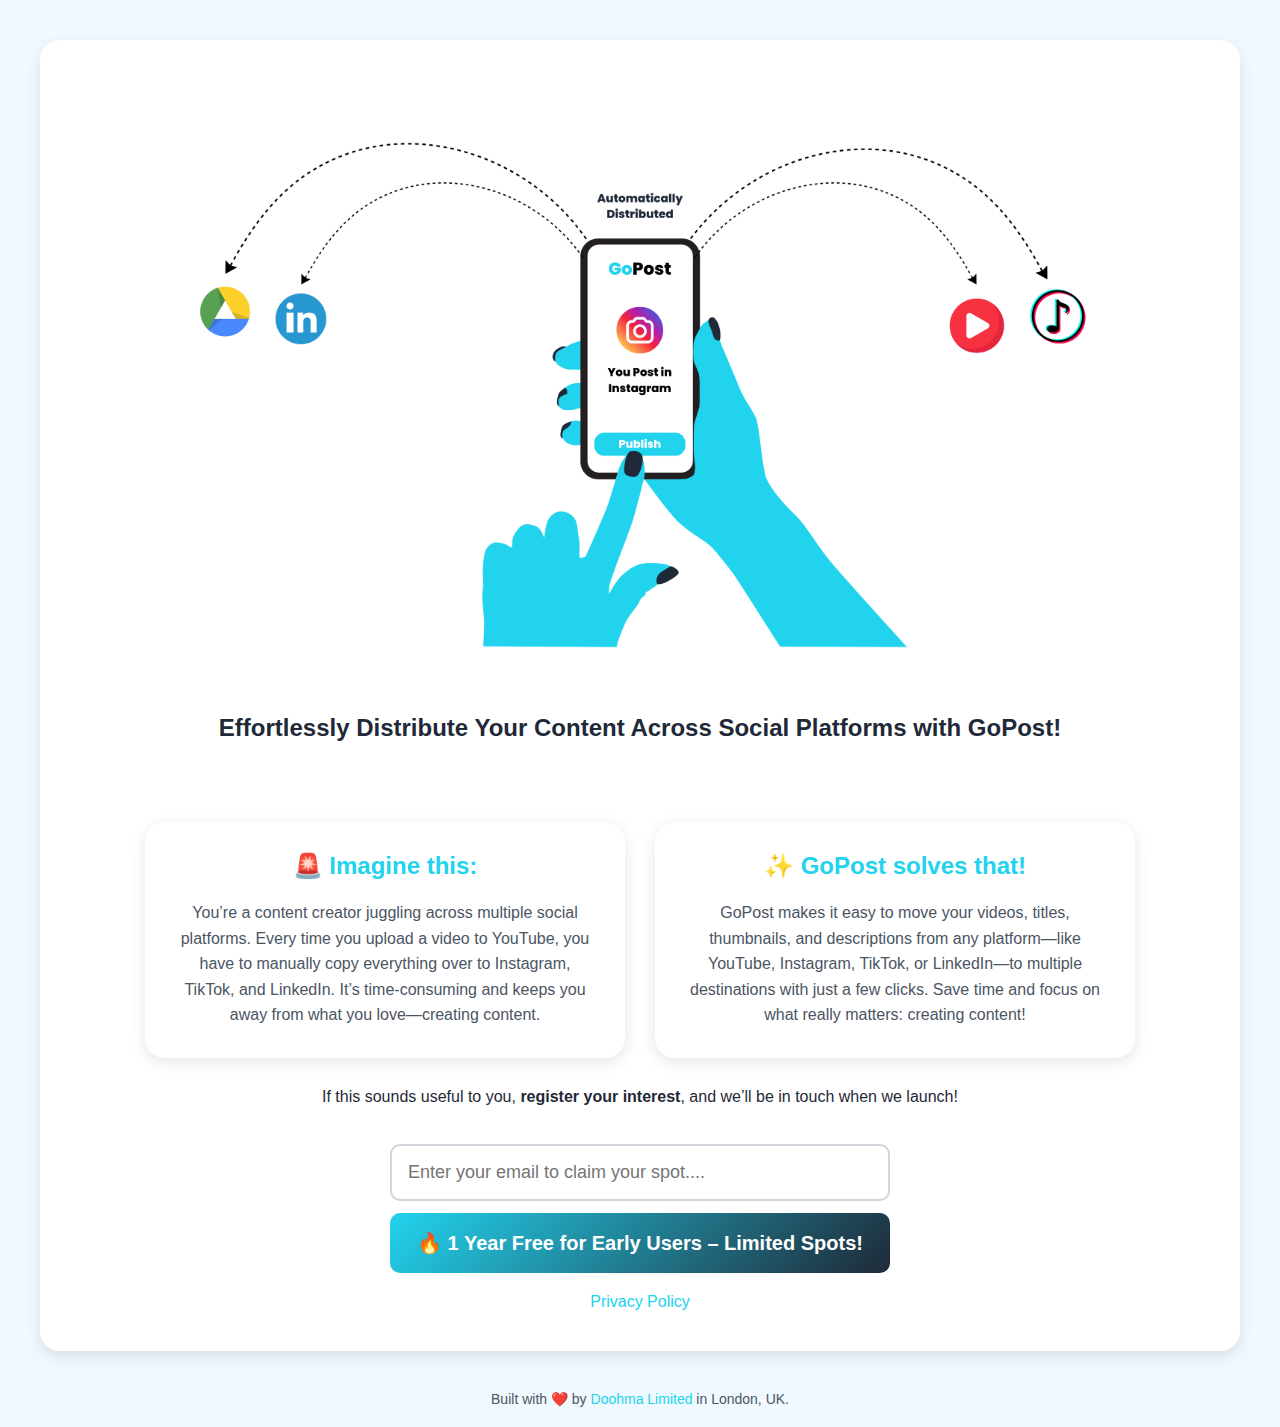
<file: index.html>
<!DOCTYPE html>
<html lang="en">

<head>
    <meta charset="UTF-8">
    <meta name="viewport" content="width=device-width, initial-scale=1.0">
    <title>GoPost - Automated Content Distribution Across Social Platforms</title>
    <link rel="icon" href="gopost.png" type="image/png">
    <link rel="stylesheet" href="style.css">    
</head>

<body>
<div class="main-container">

    <div class="hero-container">
        <figure>
            <img src="image.png" alt="GoPost Hero Image" class="hero-image">
            <figcaption><h2><strong>Effortlessly Distribute Your Content Across Social Platforms with GoPost!</strong></h2></figcaption>
        </figure>            
    </div>


    <div class="content-container">
        <!-- Imagine this Card -->
        <div class="card">
            <h2>🚨 Imagine this:</h2>
            <p>You’re a content creator juggling across multiple social platforms. Every time you upload a video to YouTube, you have to manually copy everything over to Instagram, TikTok, and LinkedIn. It’s time-consuming and keeps you away from what you love—creating content.</p>
        </div>

        <!-- GoPost solves Card -->
        <div class="card">
            <h2>✨ GoPost solves that!</h2>
            <p>GoPost makes it easy to move your videos, titles, thumbnails, and descriptions from any platform—like YouTube, Instagram, TikTok, or LinkedIn—to multiple destinations with just a few clicks. Save time and focus on what really matters: creating content!</p>
        </div>

    </div>

    <div class="input-container">
        <p>If this sounds useful to you, <strong>register your interest</strong>, and we’ll be in touch when we launch!</p>
        <br>
        <!-- <p><strong>🎁 Grab it before it's gone!</strong> We’re giving away <strong>1-year free access</strong> to the first <strong>1000 users</strong>! 🎉</p>
        <br> -->
        <form id="contact-form">
            <input type="email" id="email-input" name="your-email" placeholder="Enter your email to claim your spot...." required>
            <button type="submit" id="submit">🔥 1 Year Free for Early Users – Limited Spots!</button>
        </form>

        <div class="privacy">
            <a href="https://doohma.com/privacy.html">Privacy Policy</a>
        </div>

        <!-- Add loading spinner next to the button if needed -->
        <div id="loading-message" style="display: none;">
            <div class="spinner"></div>
        </div>
    </div>


</div>

<div class="footer">
        <p>Built with ❤️ by <span><a href="https://www.doohma.com" target="_blank" style="color: #22D3EE; text-decoration: none;">Doohma Limited</a></span> in London, UK.</p>
</div>

<script src="jssheet.js"></script>
</body>
</html>
</file>
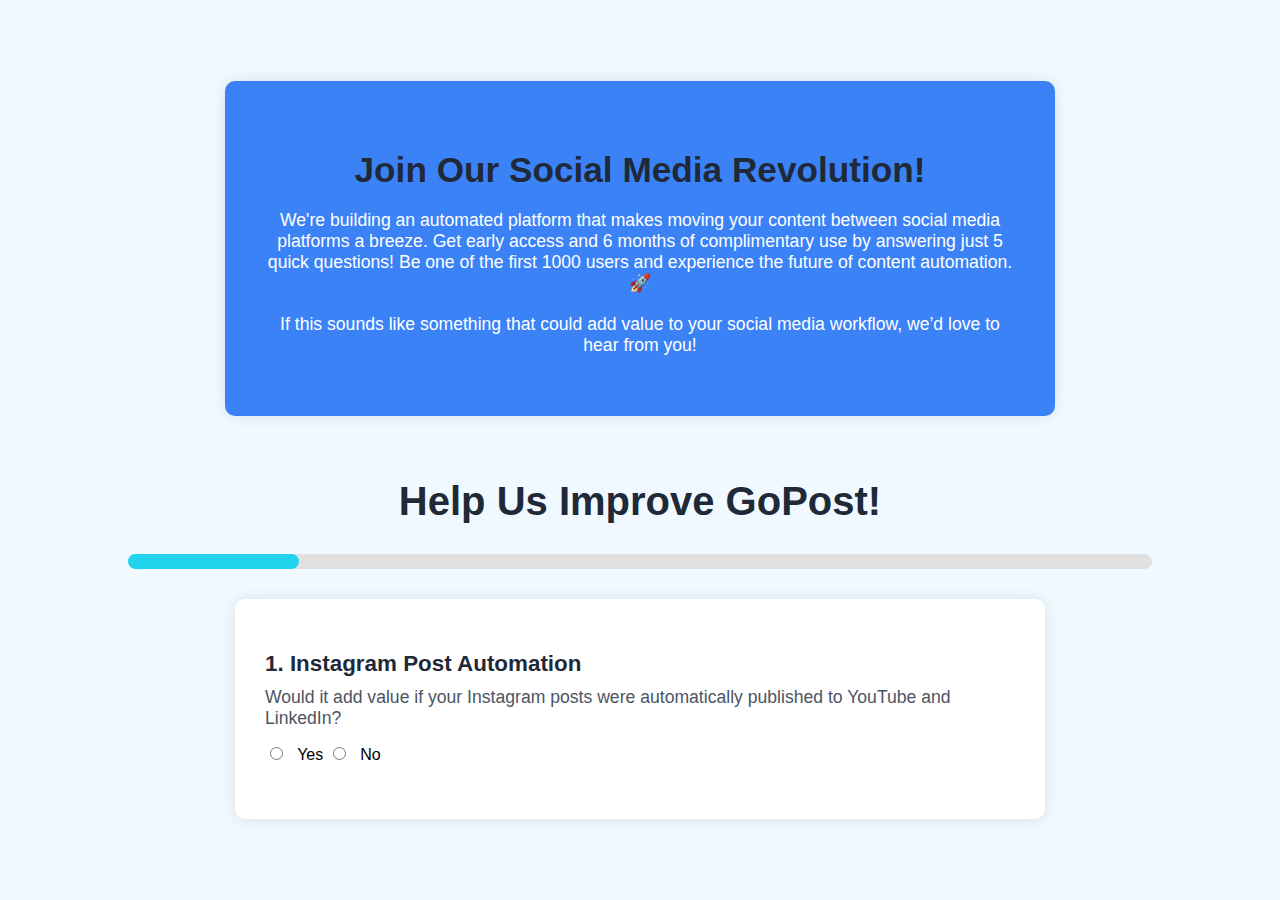
<file: surveryhero.html>
<!DOCTYPE html>
<html lang="en">
<head>
    <meta charset="UTF-8">
    <meta name="viewport" content="width=device-width, initial-scale=1.0">
    <title>GoPost Features Survey</title>
    <style>
        /* GoPost Brand Colors */
        :root {
            --primary-color: #22D3EE; /* Cyan */
            --button-color: #FDE047; /* Yellow */
            --secondary-color: #3B82F6; /* Blue */
            --accent-color-1: #9333EA; /* Purple */
            --accent-color-2: #16A34A; /* Green */
            --background-color: #F0F9FF; /* Light Cyan */
            --section-bg-color: #FFFFFF; /* White */
            --primary-text-color: #1F2937; /* Dark Gray */
            --secondary-text-color: #4B5563; /* Gray */
            --border-color: #D1D5DB; /* Light Gray */
        }

        body {
            font-family: Arial, sans-serif;
            background-color: var(--background-color);
            padding: 0;
            margin: 0;
            display: flex;
            justify-content: center;
            align-items: center;
            min-height: 100vh;
            flex-direction: column;
        }

        .intro-section {
            background-color: var(--secondary-color);
            color: white;
            padding: 40px;
            text-align: center;
            border-radius: 10px;
            box-shadow: 0px 0px 15px rgba(0, 0, 0, 0.1);
            width: 100%;
            max-width: 750px;
            margin-bottom: 30px;
        }

        .intro-section h2 {
            font-size: 2.2em;
            margin-bottom: 20px;
        }

        .intro-section p {
            font-size: 1.1em;
            margin-bottom: 20px;
        }

        .btn-start {
            background-color: var(--button-color);
            color: white;
            padding: 12px 25px;
            font-size: 1.1em;
            border-radius: 8px;
            cursor: pointer;
            transition: background-color 0.3s ease;
            border: none;
        }

        .btn-start:hover {
            background-color: var(--accent-color-1);
        }

        h2 {
            text-align: center;
            color: var(--primary-text-color);
            margin-bottom: 30px;
            font-size: 2.5em;
        }

        .progress-bar-container {
            width: 80%;
            background-color: #e0e0e0;
            border-radius: 10px;
            margin-bottom: 30px;
        }

        .progress-bar {
            height: 15px;
            background-color: var(--primary-color);
            border-radius: 10px;
            width: 0%;
            transition: width 0.5s ease-in-out;
        }

        form {
            background-color: var(--section-bg-color);
            padding: 30px;
            border-radius: 10px;
            box-shadow: 0px 0px 15px rgba(0, 0, 0, 0.1);
            width: 100%;
            max-width: 750px;
        }

        .section {
            display: none;
            margin-bottom: 25px;
            animation: fadeIn 0.5s ease-in-out;
        }

        .section h3 {
            font-size: 1.4em;
            color: var(--primary-text-color);
            margin-bottom: 10px;
        }

        label {
            font-size: 1.1em;
            color: var(--secondary-text-color);
            display: block;
            margin-bottom: 10px;
        }

        .radio-buttons label {
            margin-right: 20px;
        }

        input[type="radio"], input[type="text"], textarea {
            width: 100%;
            padding: 12px;
            font-size: 1em;
            margin-top: 8px;
            border-radius: 8px;
            border: 1px solid var(--border-color);
            background-color: #fff;
        }

        input[type="radio"] {
            width: auto;
            margin-right: 10px;
        }

        textarea {
            height: 150px;
        }

        input[type="radio"]:focus, input[type="text"]:focus, textarea:focus {
            border-color: var(--primary-color);
            outline: none;
        }

        .btn-submit, .btn-back {
            background-color: var(--primary-color);
            color: white;
            border: none;
            padding: 15px;
            width: auto;
            font-size: 1.1em;
            border-radius: 8px;
            cursor: pointer;
            margin-top: 20px;
            transition: background-color 0.3s ease;
        }

        .btn-submit:hover, .btn-back:hover {
            background-color: black; /* Black on hover */
        }

        .btn-back {
            background-color: var(--accent-color-2);
        }

        @media (max-width: 768px) {
            form {
                padding: 20px;
            }

            h2 {
                font-size: 2em;
            }

            .btn-submit, .btn-back {
                font-size: 1.1em;
            }
        }

        @media (max-width: 480px) {
            h2 {
                font-size: 1.6em;
            }

            .section h3 {
                font-size: 1.2em;
            }

            input[type="radio"], input[type="text"], textarea {
                padding: 10px;
                font-size: 1em;
            }

            .btn-submit, .btn-back {
                font-size: 1em;
                padding: 12px;
            }
        }

        @keyframes fadeIn {
            0% { opacity: 0; }
            100% { opacity: 1; }
        }

    </style>
    <script>
        let currentQuestion = 1;
        const totalQuestions = 6;
        const sections = document.querySelectorAll('.section');

        function showNextQuestion(question) {
            const nextQuestion = document.getElementById(`question${question}`);
            const previousQuestion = document.getElementById(`question${question - 1}`);
            
            if (previousQuestion) {
                previousQuestion.style.display = 'none';
            }
            
            nextQuestion.style.display = 'block';
            currentQuestion = question;
            updateProgress();
        }

        function showPreviousQuestion() {
            const previousQuestion = document.getElementById(`question${currentQuestion - 1}`);
            const currentQuestionElement = document.getElementById(`question${currentQuestion}`);

            if (previousQuestion) {
                previousQuestion.style.display = 'block';
            }

            if (currentQuestionElement) {
                currentQuestionElement.style.display = 'none';
            }
            currentQuestion--;
            updateProgress();
        }

        function updateProgress() {
            const progressBar = document.querySelector('.progress-bar');
            const progressPercentage = (currentQuestion / totalQuestions) * 100;
            progressBar.style.width = `${progressPercentage}%`;
        }

        document.addEventListener("DOMContentLoaded", function () {
            const firstQuestion = document.getElementById("question1");
            firstQuestion.style.display = 'block';
            updateProgress();
        });
    </script>
</head>
<body>

    <div class="intro-section">
        <h2>Join Our Social Media Revolution!</h2>
        <p>We're building an automated platform that makes moving your content between social media platforms a breeze. Get early access and 6 months of complimentary use by answering just 5 quick questions! Be one of the first 1000 users and experience the future of content automation. 🚀</p>
        <p>If this sounds like something that could add value to your social media workflow, we’d love to hear from you!</p>
    </div>

    <h2>Help Us Improve GoPost!</h2>
    <div class="progress-bar-container">
        <div class="progress-bar"></div>
    </div>

    <form>
        <!-- Question 1 -->
        <div id="question1" class="section">
            <h3>1. Instagram Post Automation</h3>
            <label>Would it add value if your Instagram posts were automatically published to YouTube and LinkedIn?</label>
            <div class="radio-buttons">
                <input type="radio" name="auto_post" value="Yes" onclick="showNextQuestion(2)"> Yes
                <input type="radio" name="auto_post" value="No" onclick="showNextQuestion(2)"> No
            </div>
        </div>

        <!-- Question 2 -->
        <div id="question2" class="section">
            <h3>2. Additional Platforms</h3>
            <label>Are there any other platforms you'd like your posts to be automatically published on?</label>
            <input type="text" name="other_platforms" placeholder="Enter platform names (Optional)">
            <button type="button" class="btn-submit" onclick="showNextQuestion(3)">Next</button>
            <button type="button" class="btn-back" onclick="showPreviousQuestion()">Back</button>
        </div>

        <!-- Question 3 -->
        <div id="question3" class="section">
            <h3>3. Repurpose Instagram Posts</h3>
            <label>Would you like to repurpose past Instagram posts for YouTube or LinkedIn?</label>
            <div class="radio-buttons">
                <input type="radio" name="repurpose" value="Yes" onclick="showNextQuestion(4)"> Yes
                <input type="radio" name="repurpose" value="No" onclick="showNextQuestion(4)"> No
            </div>
            <button type="button" class="btn-back" onclick="showPreviousQuestion()">Back</button>
        </div>

        <!-- Question 4 -->
        <div id="question4" class="section">
            <h3>4. Bulk Post Updates</h3>
            <label>Would it help if you could update post descriptions across Instagram, YouTube, and LinkedIn all at once?</label>
            <div class="radio-buttons">
                <input type="radio" name="mass_update" value="Yes" onclick="showNextQuestion(5)"> Yes
                <input type="radio" name="mass_update" value="No" onclick="showNextQuestion(5)"> No
            </div>
            <button type="button" class="btn-back" onclick="showPreviousQuestion()">Back</button>
        </div>

        <!-- Question 5 -->
        <div id="question5" class="section">
            <h3>5. Social Media Archiving</h3>
            <label>Would you find it useful to automatically save all your social media content to Google Drive with one click?</label>
            <div class="radio-buttons">
                <input type="radio" name="mass_archive" value="Yes" onclick="showNextQuestion(6)"> Yes
                <input type="radio" name="mass_archive" value="No" onclick="showNextQuestion(6)"> No
            </div>
            <button type="button" class="btn-back" onclick="showPreviousQuestion()">Back</button>
        </div>

        <!-- Question 6 -->
        <div id="question6" class="section">
            <h3>6. Other Features</h3>
            <label>What other features would make social media easier for you?</label>
            <textarea name="other_features" placeholder="Share your ideas..."></textarea>
            <button type="submit" class="btn-submit">Submit</button>
            <button type="button" class="btn-back" onclick="showPreviousQuestion()">Back</button>
        </div>

    </form>

</body>
</html>
</file>
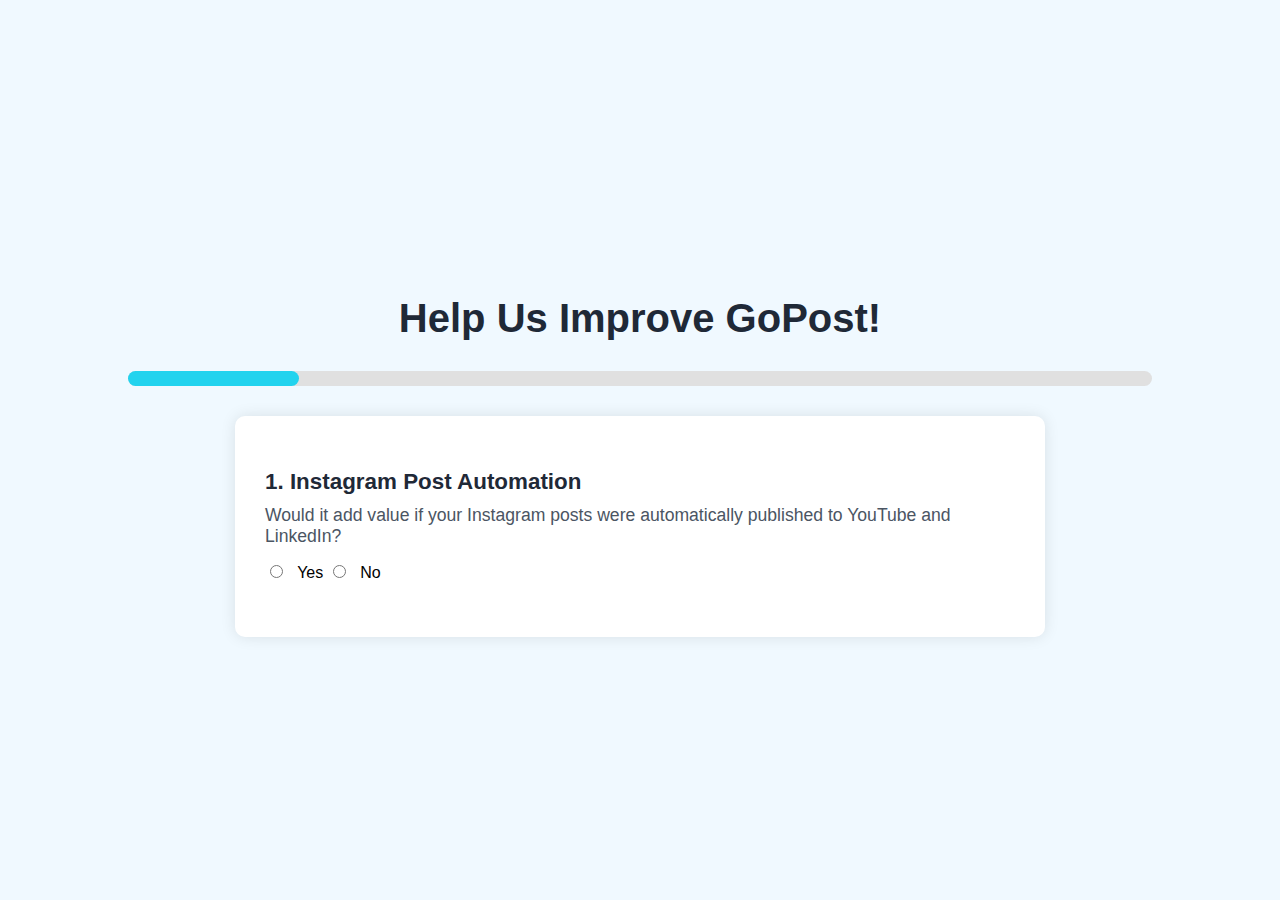
<file: survey.html>
<!DOCTYPE html>
<html lang="en">
<head>
    <meta charset="UTF-8">
    <meta name="viewport" content="width=device-width, initial-scale=1.0">
    <title>GoPost Features Survey</title>
    <style>
        /* GoPost Brand Colors */
        :root {
            --primary-color: #22D3EE; /* Cyan */
            --button-color: #FDE047; /* Yellow */
            --secondary-color: #3B82F6; /* Blue */
            --accent-color-1: #9333EA; /* Purple */
            --accent-color-2: #16A34A; /* Green */
            --background-color: #F0F9FF; /* Light Cyan */
            --section-bg-color: #FFFFFF; /* White */
            --primary-text-color: #1F2937; /* Dark Gray */
            --secondary-text-color: #4B5563; /* Gray */
            --border-color: #D1D5DB; /* Light Gray */
        }

        body {
            font-family: Arial, sans-serif;
            background-color: var(--background-color);
            padding: 0;
            margin: 0;
            display: flex;
            justify-content: center;
            align-items: center;
            min-height: 100vh;
            flex-direction: column;
        }

        h2 {
            text-align: center;
            color: var(--primary-text-color);
            margin-bottom: 30px;
            font-size: 2.5em;
        }

        .progress-bar-container {
            width: 80%;
            background-color: #e0e0e0;
            border-radius: 10px;
            margin-bottom: 30px;
        }

        .progress-bar {
            height: 15px;
            background-color: var(--primary-color);
            border-radius: 10px;
            width: 0%;
            transition: width 0.5s ease-in-out;
        }

        form {
            background-color: var(--section-bg-color);
            padding: 30px;
            border-radius: 10px;
            box-shadow: 0px 0px 15px rgba(0, 0, 0, 0.1);
            width: 100%;
            max-width: 750px;
        }

        .section {
            display: none;
            margin-bottom: 25px;
            animation: fadeIn 0.5s ease-in-out;
        }

        .section h3 {
            font-size: 1.4em;
            color: var(--primary-text-color);
            margin-bottom: 10px;
        }

        label {
            font-size: 1.1em;
            color: var(--secondary-text-color);
            display: block;
            margin-bottom: 10px;
        }

        .radio-buttons label {
            margin-right: 20px;
        }

        input[type="radio"], input[type="text"], textarea {
            width: 100%;
            padding: 12px;
            font-size: 1em;
            margin-top: 8px;
            border-radius: 8px;
            border: 1px solid var(--border-color);
            background-color: #fff;
        }

        input[type="radio"] {
            width: auto;
            margin-right: 10px;
        }

        textarea {
            height: 150px;
        }

        input[type="radio"]:focus, input[type="text"]:focus, textarea:focus {
            border-color: var(--primary-color);
            outline: none;
        }

        .btn-submit, .btn-back {
            background-color: var(--primary-color);
            color: white;
            border: none;
            padding: 15px;
            width: auto;
            font-size: 1.1em;
            border-radius: 8px;
            cursor: pointer;
            margin-top: 20px;
            transition: background-color 0.3s ease;
        }

        .btn-submit:hover, .btn-back:hover {
            background-color: black; /* Black on hover */
        }

        .btn-back {
            background-color: var(--accent-color-2);
        }

        /* Responsive Styling */
        @media (max-width: 768px) {
            form {
                padding: 20px;
            }

            h2 {
                font-size: 2em;
            }

            .btn-submit, .btn-back {
                font-size: 1.1em;
            }
        }

        @media (max-width: 480px) {
            h2 {
                font-size: 1.6em;
            }

            .section h3 {
                font-size: 1.2em;
            }

            input[type="radio"], input[type="text"], textarea {
                padding: 10px;
                font-size: 1em;
            }

            .btn-submit, .btn-back {
                font-size: 1em;
                padding: 12px;
            }
        }

        @keyframes fadeIn {
            0% { opacity: 0; }
            100% { opacity: 1; }
        }

    </style>
    <script>
        let currentQuestion = 1;
        const totalQuestions = 6;
        const sections = document.querySelectorAll('.section');

        function showNextQuestion(question) {
            const nextQuestion = document.getElementById(`question${question}`);
            const previousQuestion = document.getElementById(`question${question - 1}`);
            
            // Hide the current question
            if (previousQuestion) {
                previousQuestion.style.display = 'none';
            }
            
            // Show the next question
            nextQuestion.style.display = 'block';
            currentQuestion = question;
            updateProgress();
        }

        function showPreviousQuestion() {
            const previousQuestion = document.getElementById(`question${currentQuestion - 1}`);
            const currentQuestionElement = document.getElementById(`question${currentQuestion}`);

            if (previousQuestion) {
                previousQuestion.style.display = 'block';
            }

            if (currentQuestionElement) {
                currentQuestionElement.style.display = 'none';
            }
            currentQuestion--;
            updateProgress();
        }

        function updateProgress() {
            const progressBar = document.querySelector('.progress-bar');
            const progressPercentage = (currentQuestion / totalQuestions) * 100;
            progressBar.style.width = `${progressPercentage}%`;
        }

        function toggleOtherPlatforms() {
            const autoPostYes = document.querySelector('input[name="auto_post"][value="Yes"]');
            const otherPlatformsSection = document.getElementById("other_platforms_section");
            
            if (autoPostYes.checked) {
                otherPlatformsSection.style.display = "block";
                showNextQuestion(2);
            } else {
                otherPlatformsSection.style.display = "none";
            }
        }

        document.addEventListener("DOMContentLoaded", function () {
            const firstQuestion = document.getElementById("question1");
            firstQuestion.style.display = 'block';
            updateProgress();
        });

    </script>
</head>
<body>

    <h2>Help Us Improve GoPost!</h2>
    <div class="progress-bar-container">
        <div class="progress-bar"></div>
    </div>

    <form>
        <!-- Question 1 -->
        <div id="question1" class="section">
            <h3>1. Instagram Post Automation</h3>
            <label>Would it add value if your Instagram posts were automatically published to YouTube and LinkedIn?</label>
            <div class="radio-buttons">
                <input type="radio" name="auto_post" value="Yes" onclick="showNextQuestion(2)"> Yes
                <input type="radio" name="auto_post" value="No" onclick="showNextQuestion(2)"> No
            </div>
        </div>

        <!-- Question 2 -->
        <div id="question2" class="section">
            <h3>2. Additional Platforms</h3>
            <label>Are there any other platforms you'd like your posts to be automatically published on?</label>
            <input type="text" name="other_platforms" placeholder="Enter platform names (Optional)">
            <button type="button" class="btn-submit" onclick="showNextQuestion(3)">Next</button>
            <button type="button" class="btn-back" onclick="showPreviousQuestion()">Back</button>
        </div>

        <!-- Question 3 -->
        <div id="question3" class="section">
            <h3>3. Repurpose Instagram Posts</h3>
            <label>Would you like to repurpose past Instagram posts for YouTube or LinkedIn?</label>
            <div class="radio-buttons">
                <input type="radio" name="repurpose" value="Yes" onclick="showNextQuestion(4)"> Yes
                <input type="radio" name="repurpose" value="No" onclick="showNextQuestion(4)"> No
            </div>
            <button type="button" class="btn-back" onclick="showPreviousQuestion()">Back</button>
        </div>

        <!-- Question 4 -->
        <div id="question4" class="section">
            <h3>4. Bulk Post Updates</h3>
            <label>Would it help if you could update post descriptions across Instagram, YouTube, and LinkedIn all at once?</label>
            <div class="radio-buttons">
                <input type="radio" name="mass_update" value="Yes" onclick="showNextQuestion(5)"> Yes
                <input type="radio" name="mass_update" value="No" onclick="showNextQuestion(5)"> No
            </div>
            <button type="button" class="btn-back" onclick="showPreviousQuestion()">Back</button>
        </div>

        <!-- Question 5 -->
        <div id="question5" class="section">
            <h3>5. Social Media Archiving</h3>
            <label>Would you find it useful to automatically save all your social media content to Google Drive with one click?</label>
            <div class="radio-buttons">
                <input type="radio" name="mass_archive" value="Yes" onclick="showNextQuestion(6)"> Yes
                <input type="radio" name="mass_archive" value="No" onclick="showNextQuestion(6)"> No
            </div>
            <button type="button" class="btn-back" onclick="showPreviousQuestion()">Back</button>
        </div>

        <!-- Question 6 -->
        <div id="question6" class="section">
            <h3>6. Other Features</h3>
            <label>What other features would make social media easier for you?</label>
            <textarea name="other_features" placeholder="Share your ideas..."></textarea>
            <button type="submit" class="btn-submit">Submit</button>
            <button type="button" class="btn-back" onclick="showPreviousQuestion()">Back</button>
        </div>

    </form>

</body>
</html>
</file>
<file: style.css>
/* <style> */
        * {
            margin: 0;
            padding: 0;
            box-sizing: border-box;
            font-family: 'Poppins', sans-serif;
        }

        body {
            display: flex;
            flex-direction: column;
            align-items: center;
            justify-content: center;
            min-height: 100vh;
            background: #F0F9FF;
            color: #1F2937;
            padding: 20px;
            font-size: 16px;
        }

        .main-container {
            display: flex;
            flex-direction: column;
            align-items: center;
            width: 100%;
            max-width: 1200px;
            margin-top: 20px;
            padding: 40px;
            border-radius: 20px;
            background: #ffffff;
            box-shadow: 0 6px 15px rgba(0, 0, 0, 0.1);
        }

        .hero-container {
            width: 100%;
            text-align: center;
            margin-bottom: 40px;
        }

        .hero-image {
            max-width: 100%;
            height: auto;
        }

        .content-container {
            display: flex;
            flex-wrap: wrap;
            justify-content: center; /* Center the items horizontally */
            gap: 30px;
            width: 100%;
            margin-top: 40px;
        }

        .card {
            width: 100%;
            max-width: 480px;
            background: #FFFFFF;
            color: #1F2937;
            padding: 30px;
            border-radius: 20px;
            box-shadow: 0 4px 15px rgba(0, 0, 0, 0.1);
            display: flex;
            flex-direction: column;
            align-items: center;
            transition: 0.3s ease;
        }

        .card:hover {
            box-shadow: 0 8px 20px rgba(0, 0, 0, 0.15);
            transform: translateY(-5px);
        }

        .card h2 {
            font-size: 24px;
            font-weight: 600;
            color: #22D3EE;
            margin-bottom: 20px;
            text-align: center;
        }

        .card p {
            font-size: 16px;
            line-height: 1.6;
            text-align: center;
            color: #4B5563;
        }

        .input-container {
            display: flex;
            flex-direction: column;
            align-items: center;
            width: 100%;
            text-align: center;
            margin-top: 30px;
        }

        .input-container p {
            margin-bottom: 20px; /* Add spacing between the paragraphs */
        }

        .input-container input {
            width: 100%;
            max-width: 500px;
            padding: 16px;
            font-size: 18px;
            border: 2px solid #D1D5DB;
            border-radius: 10px;
            margin-bottom: 12px;
            outline: none;
            transition: 0.3s;
        }

        .input-container input:focus {
            border-color: #22D3EE;
        }

        .input-container button {
            background: linear-gradient(135deg, #22D3EE, #1F2937);
            color: #fff;
            padding: 18px 22px;
            font-size: 20px;
            font-weight: bold;
            border: none;
            border-radius: 10px;
            cursor: pointer;
            transition: 0.3s;
            width: 100%;
            max-width: 500px;
        }

        .input-container button:hover {
            background: linear-gradient(135deg, #1F2937, #22D3EE);            
        }

        /* Style for the loading (greyed-out) button when in progress */
        .submit-btn.loading {
            background: linear-gradient(135deg, #D1D5DB, #D1D5DB); /* Light gray */
            cursor: not-allowed; /* Disable pointer */
        }

        /* Style for the spinner */
        .spinner {
            border: 4px solid #f3f3f3; /* Light gray */
            border-top: 4px solid #22D3EE; /* Cyan */
            border-radius: 50%;
            width: 30px;
            height: 30px;
            animation: spin 1s linear infinite;
        }

        /* Spinner animation */
        @keyframes spin {
            0% { transform: rotate(0deg); }
            100% { transform: rotate(360deg); }
        }

        /* Optional: Hide spinner when not needed */
        #loading-message {
            display: none;
            margin-top: 10px;
        }

        .privacy {
            margin-top: 20px;
            font-size: 16px;
            color: #4B5563;
            text-align: center;
        }

        .privacy a {
            color: #22D3EE;
            text-decoration: none;
        }

        .footer {
            font-size: 14px;
            color: #4B5563;
            text-align: center;
            margin-top: 40px;
            width: 100%;
        }

        .footer span {
            color: #22D3EE;
        }

        @media (max-width: 768px) {
            .content-container {
                flex-direction: column;
                align-items: center;
                gap: 20px;
            }

            .card {
                width: 100%;
                margin-bottom: 20px;
            }

            .hero-container {
                margin-bottom: 20px;
            }

            .hero-image {
                width: 100%;
            }
        }

        @media (max-width: 480px) {
            .hero-container {
                margin-bottom: 10px;
            }

            .card {
                width: 100%;
                margin-bottom: 20px;
            }

            .input-container input,
            .input-container button {
                max-width: 100%;
            }

            .hero-image {
                width: 100%; /* Make the image take up the full width */
                max-width: 600px; /* Optional, if you want to limit the maximum width */
                height: auto; /* Ensure the aspect ratio is maintained */
            }
        }

    /* </style> */
</file>
